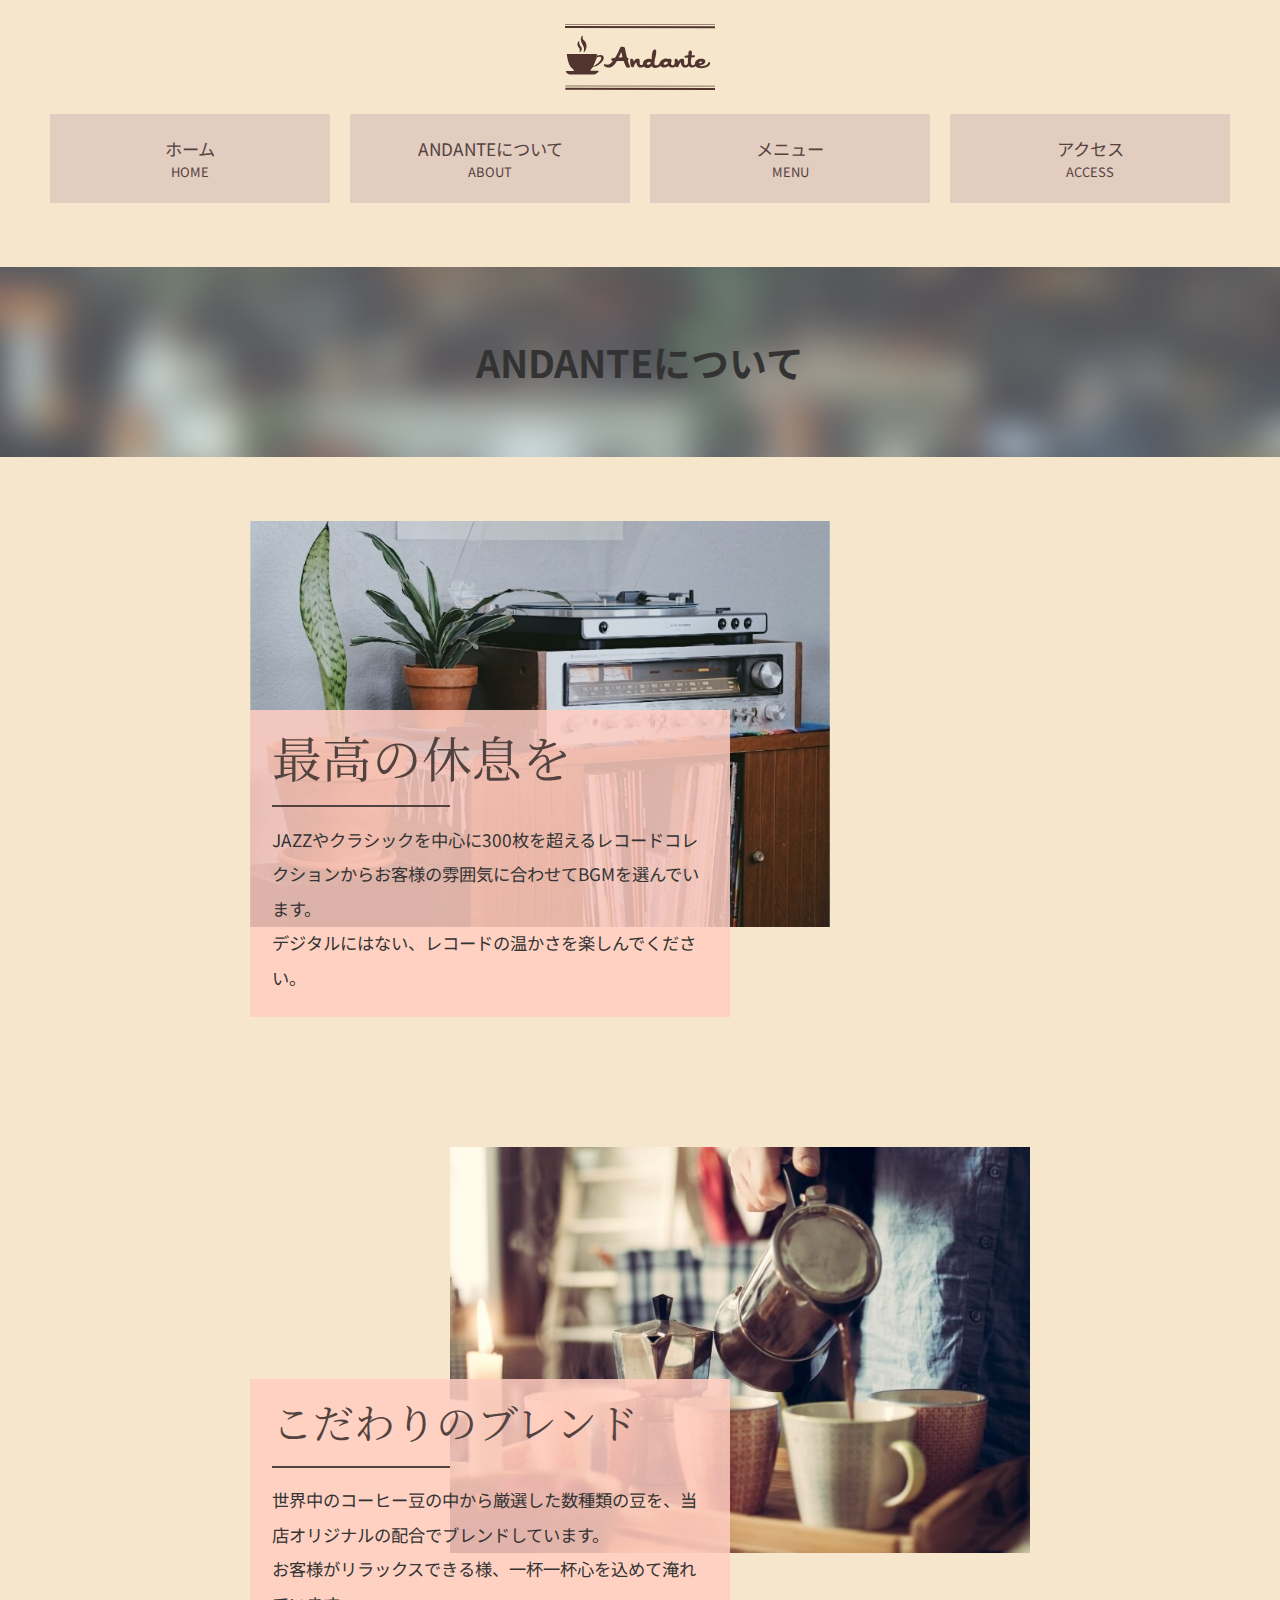
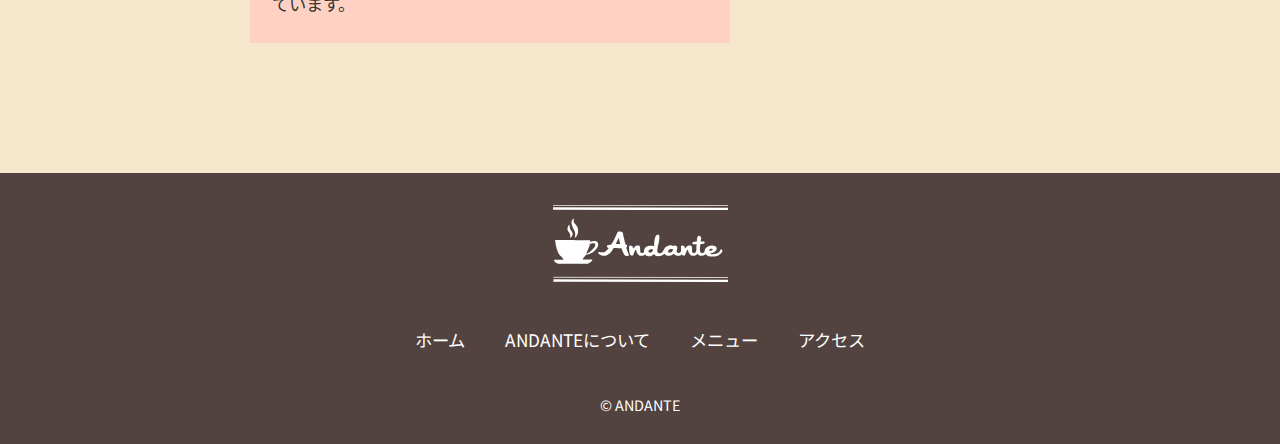
<file: about/index.html>
<!DOCTYPE html>
<html lang="en">

<head>
    <meta charset="UTF-8">
    <meta http-equiv="X-UA-Compatible" content="IE=edge">
    <meta name="viewport" content="width=device-width, initial-scale=1.0">
    <title>Andante</title>
    <link rel="preconnect" href="https://fonts.googleapis.com">
    <link rel="preconnect" href="https://fonts.gstatic.com" crossorigin>
    <link
        href="https://fonts.googleapis.com/css2?family=Noto+Sans+JP:wght@400;700&family=Noto+Serif+JP:wght@400;700&display=swap"
        rel="stylesheet">
    <link rel="stylesheet" href="../css/reset.css">
    <link rel="stylesheet" href="../slick/slick.css">
    <link rel="stylesheet" href="../slick/slick-theme.css">
    <link rel="stylesheet" href="../css/style.css">
</head>

<body class="under about">
    <header class="inner">
        <h1><a href="../"><img src="../img/logo_brown.svg" alt="Andante"></a></h1>
        <div class="menu_btn">
            <span></span>
            <span></span>
            <span></span>
        </div>
    </header>
    <nav class="inner">
        <p><img src="../img/logo_white.svg" alt="Andante"></p>
        <ul>
            <li><a href="../">ホーム<span>HOME</span></a></li>
            <li><a href="./">ANDANTEについて<span>ABOUT</span></a></li>
            <li><a href="../menu/">メニュー<span>MENU</span></a></li>
            <li><a href="../access/">アクセス<span>ACCESS</span></a></li>
        </ul>
    </nav>
    <div class="under_title">
        <h2>ANDANTEについて</h2>
    </div>
    <main>
        <section class="inner about_box relaxation">
            <div class="box_text">
                <h3 class="headding">最高の休息を</h3>
                <p class="text">JAZZやクラシックを中心に300枚を超えるレコードコレクションからお客様の雰囲気に合わせてBGMを選んでいます。<br>デジタルにはない、レコードの温かさを楽しんでください。
                </p>
            </div>
            <img src="../img/about_01.jpg" alt="レコードの写真">
        </section>
        <section class="inner about_box blend">
            <div class="box_text">
                <h3 class="headding">こだわりのブレンド</h3>
                <p class="text">世界中のコーヒー豆の中から厳選した数種類の豆を、当店オリジナルの配合でブレンドしています。<br>お客様がリラックスできる様、一杯一杯心を込めて淹れています。</p>
            </div>
            <img src="../img/about_02.jpg" alt="コーヒーの写真">
        </section>

    </main>
    <footer>
        <img class="footer_logo" src="../img/logo_white.svg" alt="ANDANTE">
        <ul class="footer_nav">
            <li><a href="../">ホーム</a></li>
            <li><a href="./">ANDANTEについて</a></li>
            <li><a href="../menu/">メニュー</a></li>
            <li><a href="../access/">アクセス</a></li>
        </ul>
        <small>&copy; ANDANTE</small>
    </footer>
    <script src="https://ajax.googleapis.com/ajax/libs/jquery/3.6.1/jquery.min.js"></script>
    <script src="../slick/slick.min.js"></script>
    <script src="../js/main.js"></script>
    <script src="../js/slider.js"></script>
</body>

</html>
</file>
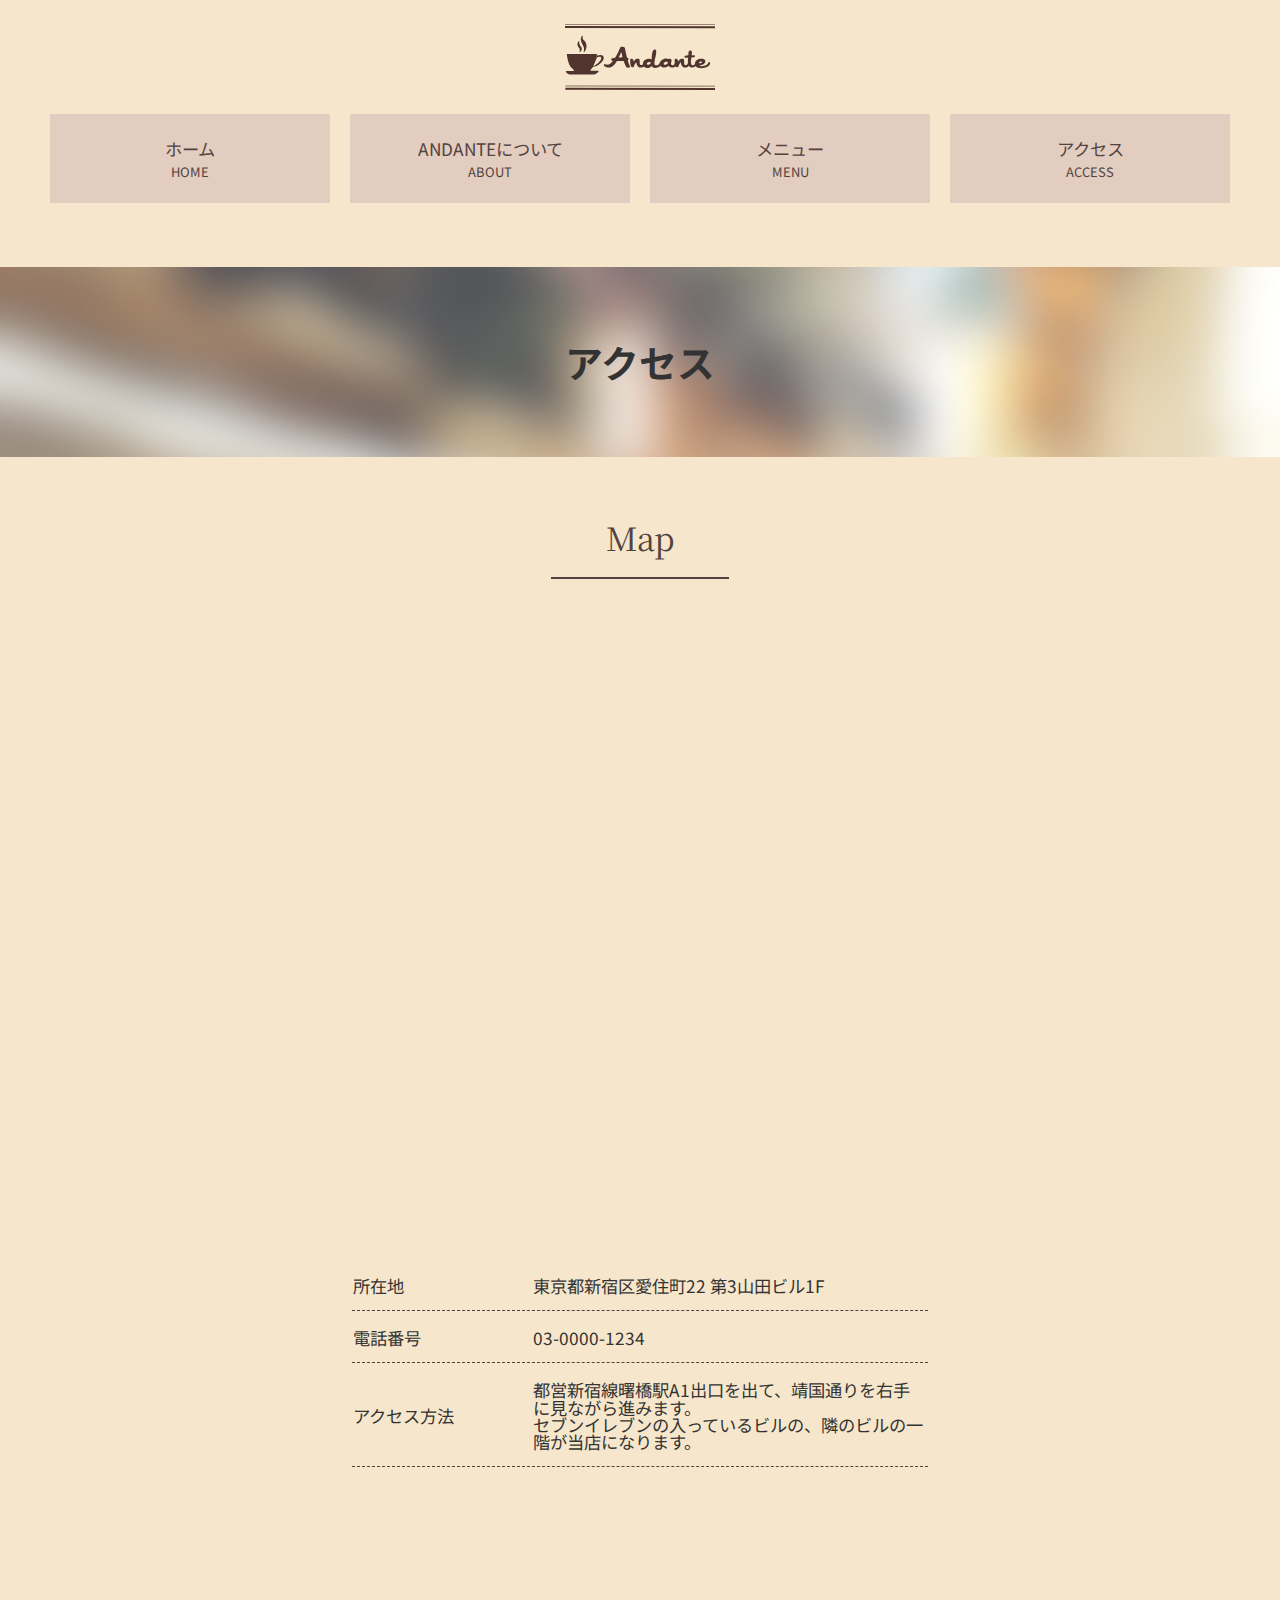
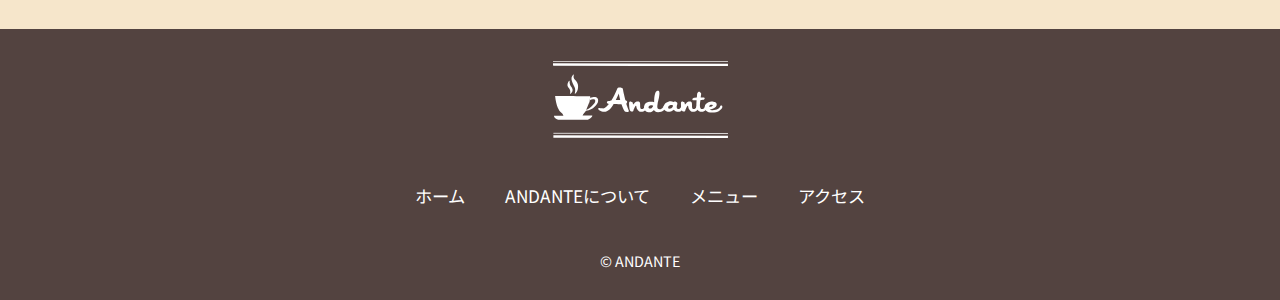
<file: access/index.html>
<!DOCTYPE html>
<html lang="en">

<head>
    <meta charset="UTF-8">
    <meta http-equiv="X-UA-Compatible" content="IE=edge">
    <meta name="viewport" content="width=device-width, initial-scale=1.0">
    <title>Andante</title>
    <link rel="preconnect" href="https://fonts.googleapis.com">
    <link rel="preconnect" href="https://fonts.gstatic.com" crossorigin>
    <link
        href="https://fonts.googleapis.com/css2?family=Noto+Sans+JP:wght@400;700&family=Noto+Serif+JP:wght@400;700&display=swap"
        rel="stylesheet">
    <link rel="stylesheet" href="../css/reset.css">
    <link rel="stylesheet" href="../slick/slick.css">
    <link rel="stylesheet" href="../slick/slick-theme.css">
    <link rel="stylesheet" href="../css/style.css">
</head>

<body class="under access">
    <header class="inner">
        <h1><a href="../"><img src="../img/logo_brown.svg" alt="Andante"></a></h1>
        <div class="menu_btn">
            <span></span>
            <span></span>
            <span></span>
        </div>
    </header>
    <nav class="inner">
        <p><img src="../img/logo_white.svg" alt="Andante"></p>
        <ul>
            <li><a href="../">ホーム<span>HOME</span></a></li>
            <li><a href="../about/">ANDANTEについて<span>ABOUT</span></a></li>
            <li><a href="../menu/">メニュー<span>MENU</span></a></li>
            <li><a href="./">アクセス<span>ACCESS</span></a></li>
        </ul>
    </nav>
    <div class="under_title">
        <h2>アクセス</h2>
    </div>
    <main>
        <section class="inner access_box">
            <h3 class="headding">Map</h3>
            <div class="map inner">
                <iframe
                    src="https://www.google.com/maps/embed?pb=!1m18!1m12!1m3!1d3240.3979049169193!2d139.71824891744384!3d35.69182469999999!2m3!1f0!2f0!3f0!3m2!1i1024!2i768!4f13.1!3m3!1m2!1s0x60188d5bce063c37%3A0xb548b9250334152f!2z44Kk44Oz44K_44O844OX44Op44OzSVTjgrnjgq_jg7zjg6s!5e0!3m2!1sja!2sjp!4v1698536816088!5m2!1sja!2sjp"
                    width="600" height="450" style="border:0;" allowfullscreen="" loading="lazy"
                    referrerpolicy="no-referrer-when-downgrade"></iframe>
            </div>
            <table>
                <tr>
                    <th>所在地</th>
                    <td>東京都新宿区愛住町22 第3山田ビル1F</td>
                </tr>
                <tr>
                    <th>電話番号</th>
                    <td>03-0000-1234</td>
                </tr>
                <tr>
                    <th>アクセス方法</th>
                    <td>都営新宿線曙橋駅A1出口を出て、靖国通りを右手に見ながら進みます。<br>
                        セブンイレブンの入っているビルの、隣のビルの一階が当店になります。</td>
                </tr>
            </table>
        </section>
    </main>
    <footer>
        <img class="footer_logo" src="../img/logo_white.svg" alt="ANDANTE">
        <ul class="footer_nav">
            <li><a href="../">ホーム</a></li>
            <li><a href="../about/">ANDANTEについて</a></li>
            <li><a href="../menu/">メニュー</a></li>
            <li><a href="./">アクセス</a></li>
        </ul>
        <small>&copy; ANDANTE</small>
    </footer>
    <script src="https://ajax.googleapis.com/ajax/libs/jquery/3.6.1/jquery.min.js"></script>
    <script src="../slick/slick.min.js"></script>
    <script src="../js/main.js"></script>
    <script src="../js/slider.js"></script>
</body>

</html>
</file>
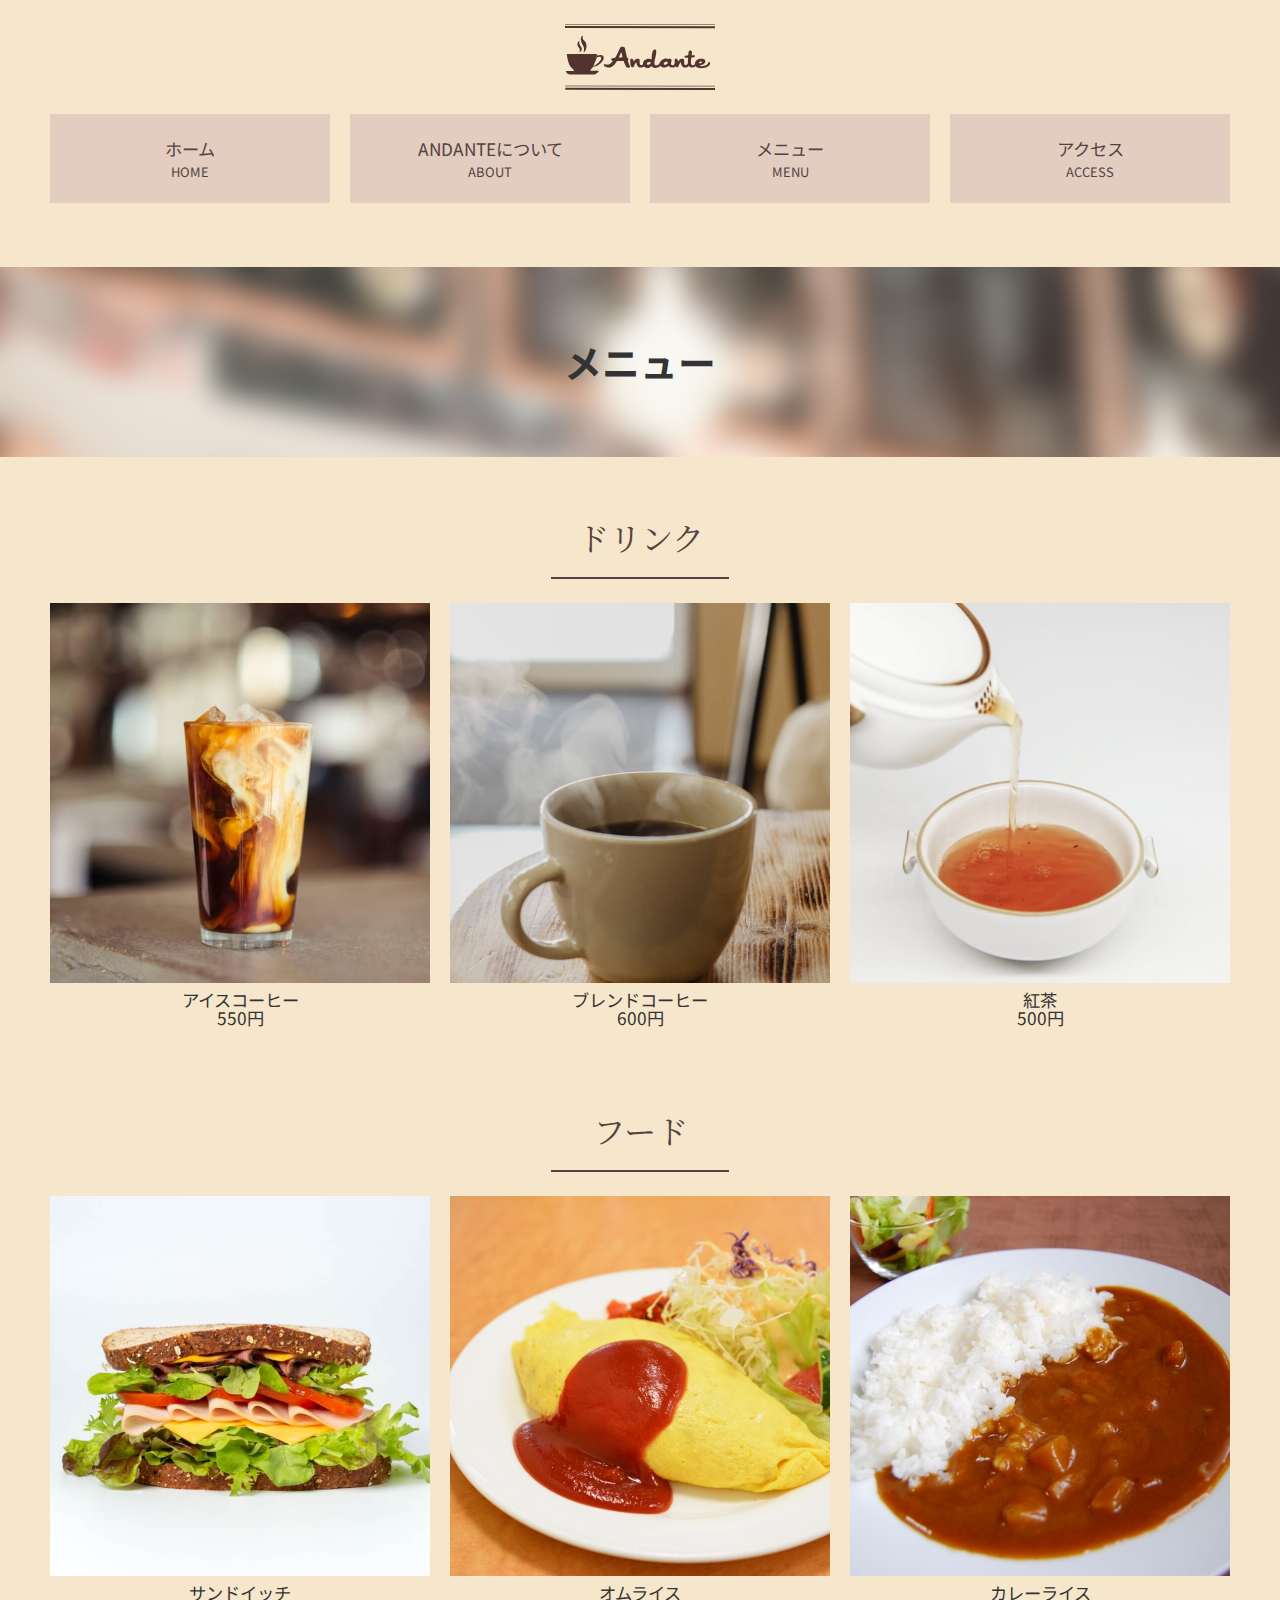
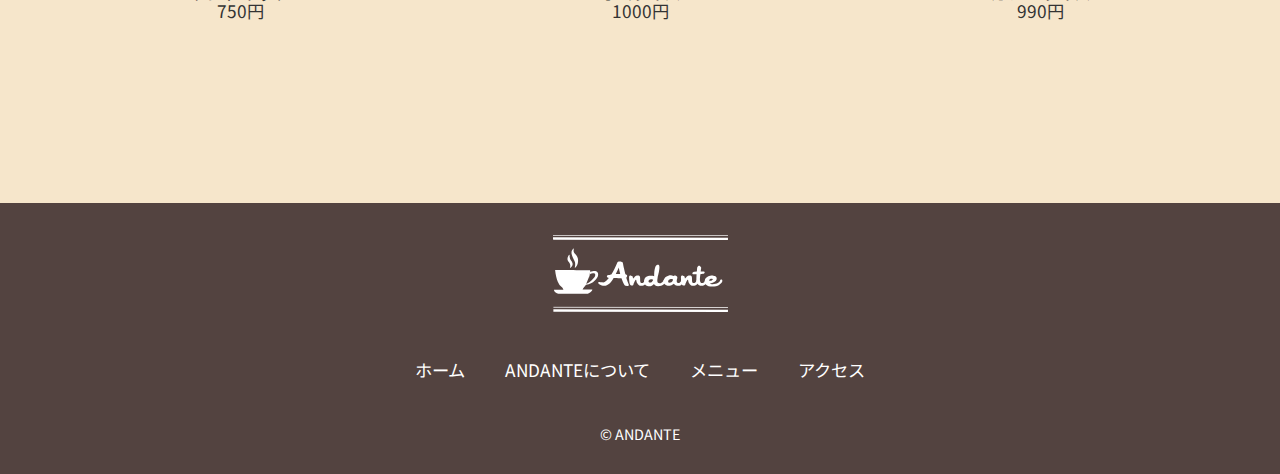
<file: menu/index.html>
<!DOCTYPE html>
<html lang="en">

<head>
    <meta charset="UTF-8">
    <meta http-equiv="X-UA-Compatible" content="IE=edge">
    <meta name="viewport" content="width=device-width, initial-scale=1.0">
    <title>Andante</title>
    <link rel="preconnect" href="https://fonts.googleapis.com">
    <link rel="preconnect" href="https://fonts.gstatic.com" crossorigin>
    <link
        href="https://fonts.googleapis.com/css2?family=Noto+Sans+JP:wght@400;700&family=Noto+Serif+JP:wght@400;700&display=swap"
        rel="stylesheet">
    <link rel="stylesheet" href="../css/reset.css">
    <link rel="stylesheet" href="../slick/slick.css">
    <link rel="stylesheet" href="../slick/slick-theme.css">
    <link rel="stylesheet" href="../css/style.css">
</head>

<body class="under menu">
    <header class="inner">
        <h1><a href="../"><img src="../img/logo_brown.svg" alt="Andante"></a></h1>
        <div class="menu_btn">
            <span></span>
            <span></span>
            <span></span>
        </div>
    </header>
    <nav class="inner">
        <p><img src="../img/logo_white.svg" alt="Andante"></p>
        <ul>
            <li><a href="../">ホーム<span>HOME</span></a></li>
            <li><a href="../about/">ANDANTEについて<span>ABOUT</span></a></li>
            <li><a href="./">メニュー<span>MENU</span></a></li>
            <li><a href="../access/">アクセス<span>ACCESS</span></a></li>
        </ul>
    </nav>
    <div class="under_title">
        <h2>メニュー</h2>
    </div>
    <main>
        <section class="inner menu_box drink">
            <h3 class="headding">ドリンク</h3>
            <div>
                <figure>
                    <img src="../img/menu_drink01.jpg" alt="アイスコーヒー">
                    <figcaption>アイスコーヒー<br><span>550円</span></figcaption>
                </figure>
                <figure>
                    <img src="../img/menu_drink02.jpg" alt="ブレンドコーヒー">
                    <figcaption>ブレンドコーヒー<br><span>600円</span></figcaption>
                </figure>
                <figure>
                    <img src="../img/menu_drink03.jpg" alt="紅茶">
                    <figcaption>紅茶<br><span>500円</span></figcaption>
                </figure>
            </div>
        </section>
        <section class="inner menu_box food">
            <h3 class="headding">フード</h3>
            <div>
                <figure>
                    <img src="../img/menu_food01.jpg" alt="サンドイッチ">
                    <figcaption>サンドイッチ<br><span>750円</span></figcaption>
                </figure>
                <figure>
                    <img src="../img/menu_food02.jpg" alt="オムライス">
                    <figcaption>オムライス<br><span>1000円</span></figcaption>
                </figure>
                <figure>
                    <img src="../img/menu_food03.jpg" alt="カレーライス">
                    <figcaption>カレーライス<br><span>990円</span></figcaption>
                </figure>
            </div>
        </section>

    </main>
    <footer>
        <img class="footer_logo" src="../img/logo_white.svg" alt="ANDANTE">
        <ul class="footer_nav">
            <li><a href="../">ホーム</a></li>
            <li><a href="../about/">ANDANTEについて</a></li>
            <li><a href="./">メニュー</a></li>
            <li><a href="../access/">アクセス</a></li>
        </ul>
        <small>&copy; ANDANTE</small>
    </footer>
    <script src="https://ajax.googleapis.com/ajax/libs/jquery/3.6.1/jquery.min.js"></script>
    <script src="../slick/slick.min.js"></script>
    <script src="../js/main.js"></script>
    <script src="../js/slider.js"></script>
</body>

</html>
</file>
<file: css/style.css>
@charset "UST-8";
/*
主たるブレイクポイント

sp ~600px
tab 601px ~ 1024px
pc 1025px~
*/

/*=================
全体の設定
=================*/
html {
    font-size: 67.5%;
}


body {
    background-color: #F6E6CB;
    font-size: 1.6rem;
    font-family: 'Noto Sans JP', sans-serif;
    line-height: 1;
    color: #333;
}

a {
    text-decoration: none;
}

a:hover {
    opacity: 0.5;
}

/*==================
汎用クラス
===================*/
.inner {
    padding-left: 5.6%;
    padding-right: 5.6%;
    max-width: 1180px;
    margin-left: auto;
    margin-right: auto;
}

.title {
    font-weight: normal;
    font-size: 3.4rem;
    font-family: 'Noto serif JP', serif;
    text-align: center;
    margin-bottom: 8px;
}

.sub_title {
    text-align: center;
    font-size: 1.2rem;
    margin-bottom: 32px;
}

.text {
    line-height: 2;
    margin-top: -0.5em;
}

.btn {
    display: block;
    max-width: 380px;
    line-height: 80px;
    color: #fff;
    text-align: center;
    background-color: #534340;
    margin-left: auto;
    margin-right: auto;
}

@media screen and (min-width:1025px) {
    .inner {
        padding-left: 0;
        padding-right: 0;
    }
}

/*=================
ヘッダー
===================*/
header {
    display: flex;
    align-items: center;
    justify-content: space-between;
    padding-top: 24px;
    padding-bottom: 24px;
}

header h1 {
    width: 150px;
}

header .menu_btn {
    width: 26px;
    height: 26px;
    z-index: 10;
}

header .menu_btn span {
    display: block;
    background-color: #333;
    height: 2px;
    transition: 0.3s;
}

.on header .menu_btn span {
    background-color: #fff;
}

header .menu_btn span:nth-child(2) {
    transform: translateY(10px);
}

header .menu_btn span:last-child {
    transform: translateY(20px);
}

.on header .menu_btn span:first-child {
    transform: translateY(12px) rotate(45deg);
}

.on header .menu_btn span:nth-child(2) {
    display: none;
}

.on header .menu_btn span:last-child {
    transform: translateY(10px) rotate(-45deg);
}



@media screen and (min-width:1025px) {
    header {
        justify-content: center;
    }

    header .menu_btn {
        display: none;
    }
}



/*=======================
キービジュアル
======================*/
.key.inner {
    padding-left: 0;
    padding-right: 0;
    margin-bottom: 64px;
}

.key ul {
    padding: 0;
    list-style: none;
}

/*======================
ナビ
======================*/
nav {
    background-color: rgba(83, 67, 64, 0.8);
    position: fixed;
    top: 0;
    width: 100%;
    height: 100vh;
    padding-top: 50px;
    opacity: 0;
    visibility: hidden;
    transition: 0.3s;
}

.on nav {
    opacity: 1;
    visibility: visible;
}

nav p {
    width: 50px;
    margin-left: auto;
    margin-right: auto;
    margin-bottom: 80px;
}

nav ul {
    list-style: none;
    padding: 0;
    border-top: 2px dashed #fff;
}

nav ul li {
    text-align: center;
    font-size: 3.5rem;
    line-height: 2;
    border-bottom: 2px dashed #fff;
}

nav ul li a {
    color: #fff;
    display: block;
}

nav ul li a span {
    display: none;
}

@media screen and (min-width:1025px) {
    nav {
        opacity: 1;
        visibility: visible;
        background-color: transparent;
        width: auto;
        height: auto;
        position: static;
        margin-top: 64px;
        margin-bottom: 128px;
        padding-top: 0;
    }

    nav p {
        display: none;
    }

    nav ul {
        border-top: none;
        display: flex;
        justify-content: space-between;
    }

    nav ul li {
        border-bottom: none;
        font-size: 1.6rem;
        width: 23.7288136%;
        line-height: 1.5;
    }

    nav ul li a {
        background-color: #e3cdc1;
        color: #534340;
        padding-top: 22px;
        padding-bottom: 22px;
    }

    nav ul li a span {
        display: block;
        font-size: 1.2rem;
    }
}

/*===================
ANDANTEについて
===================*/
.top_about {
    max-width: 600px;
    margin-bottom: 64px;
}

.top_about img {
    margin-bottom: 24px;
}

.top_about .text {
    margin-bottom: 24px;
}

@media screen and (min-width:1025px) {
    .top_about {
        margin-bottom: 128px;
        max-width: 1180px;
        padding-left: 8.4745627%;
        padding-right: 8.4745627%;
    }

    .top_about .top_about_content {
        display: flex;
        flex-direction: row-reverse;
        justify-content: space-between;
    }

    .top_about img {
        width: 48.9795918%;
        height: 100%;
    }

    .top_about .top_about_text {
        width: 48.9795918%;
    }
}

/*====================
メニュー
====================*/
.top_menu figure {
    margin-bottom: 24px;
}

.top_menu figure img {
    margin-bottom: 8px;
}

.top_menu figure figcaption {
    text-align: center;
}

.top_menu figure figcaption span {
    font-size: 1.2rem;
}

@media screen and (min-width:600px) {
    .top_menu div {
        display: flex;
        justify-content: space-between;
    }

    .top_menu div figure {
        flex-basis: 32.2033898%;
    }
}

/*======================
フッター
=======================*/
footer {
    background-color: #534340;
    margin-top: 160px;
    padding-top: 32px;
    padding-bottom: 32px;
}

footer .footer_logo {
    width: 175px;
    margin-left: auto;
    margin-right: auto;
    margin-bottom: 32px;
}

footer .footer_nav {
    list-style: none;
    padding: 0;
    max-width: 80%;
    margin-left: auto;
    margin-right: auto;
    margin-bottom: 32px;
    border-top: 1px dashed #fff;
}

footer .footer_nav li {
    border-bottom: 1px dashed #fff;
    line-height: 3;
}

footer .footer_nav a {
    color: #fff;
    display: block;
}

footer small {
    color: #fff;
    display: block;
    text-align: center;
}

@media screen and (min-width:600px) {
    footer .footer_nav {
        display: flex;
        border-top: none;
        width: auto;
        justify-content: center;
    }

    footer .footer_nav li {
        border-bottom: none;
    }

    footer .footer_nav li a {
        padding-left: 20px;
        padding-right: 20px;
    }
}

/*===============
下層ページ共通
===============*/
.under nav {
    margin-top: 0;
    margin-bottom: 64px;
}

.under_title {
    height: 190px;
    background-size: cover;
    background-position: center center;
    display: flex;
    justify-content: center;
    align-items: center;
    margin-bottom: 64px;
}

.under title h2 {
    background-color: rgba(255, 255, 255, 0.5);
    padding: 20px 30px;
    font-family: 'Noto Serif JP', serif;
    color: #534340;
    font-size: 8vw;
}

@media screen and (min-width:600px) {
    .under_title h2 {
        font-size: 3.5rem;
    }
}


.headding {
    font-size: 3rem;
    font-weight: normal;
    text-align: center;
    color: #534340;
    margin-bottom: 24px;
    font-family: 'Noto Serif JP', serif;
}

.headding::after {
    content: "";
    display: block;
    height: 2px;
    width: 178px;
    background-color: #534340;
    margin-left: auto;
    margin-right: auto;
    margin-top: 24px;
}

/*====================
About
====================*/
.about .under_title {
    background-image: url(../img/about_title.jpg);
}

.about .relaxation {
    margin-bottom: 64px;
}

.about .about_box .box_text {
    margin-bottom: 24px;
}

@media screen and (min-width:600px) {
    .about .about_box {
        display: flex;
        flex-direction: column-reverse;
    }

    .about .about_box .box_text {
        background-color: rgba(277, 205, 193, 0.85);
        padding: 2rem;
        width: 90%;
        margin-left: auto;
        margin-right: auto;
        margin-bottom: 0;
        margin-top: -50px;
    }

    /*=====min-width:600px=====*/
}

@media screen and (min-width:1025px) {

    .about .about_box {
        display: block;
        width: 780px;
        position: relative;
        margin-bottom: 220px;
    }

    .about .about_box .box_text {
        position: absolute;
        bottom: 0;
        width: 480px;
        transform: translateY(90px);
    }

    .about .relaxation .box_title {
        right: 0;
    }

    .about .about_box img {
        width: 580px;
    }

    .about .blend img {
        margin-left: auto;
    }

    .about .headding {
        text-align: left;
        font-size: 4.6rem;
    }

    .about .headding::after {
        margin-left: 0;
    }

    .about .blend .headding {
        font-size: 3.8rem;
    }

    /*=====min-width:1025px=====*/
}

/*======================
メニュー
=======================*/
.menu .under_title {
    background-image: url(../img/menu_title.jpg);
}

.menu .drink {
    margin-bottom: 64px;
}

.menu .menu_box figure {
    margin-bottom: 24px;
}

.menu .menu_box figure img {
    margin-bottom: 8px;
}

.menu .menu_box figure figcaption {
    text-align: center;
}

@media screen and (min-width:600px) {
    .menu .menu_box div {
        display: flex;
        justify-content: space-between;
    }

    .menu .menu_box div figure {
        flex-basis: 32.2033898%;
    }

    /*=====min-width:600px=====*/
}

/*====================
アクセス
=====================*/
.access .under_title {
    background-image: url(../img/access_title.jpg);
}

.access .map {
    margin-bottom: 64px;
}

.access .map iframe {
    width: 100%;
    height: auto;
    aspect-ratio: 4/3;
}

.access .access_box table th,
.access .access_box table td {
    display: block;
}

.access .access_box table th {
    text-align: left;
    font-weight: normal;
    border-bottom: 1px dashed #534340;
    padding-bottom: 8px;
    margin-bottom: 8px;
}

.access .acceess_box table td {
    margin-bottom: 24px;
    line-height: 1.5;
}

@media screen and (min-width:600px) {
    .access .map iframe {
        aspect-ratio: 2/1;
    }

    .access .access_box table {
        max-width: 580px;
        margin-left: auto;
        margin-right: auto;
    }

    .access .access_box table th,
    .access .access_box table td {
        display: table-cell;
        padding-top: 16px;
        padding-bottom: 16px;
    }

    .access .access_box table th {
        width: 31.0344828%;
    }

    .access .access_box table td {
        border-bottom: 1px dashed #534340;
    }

    /*=====min-width:600px=====*/
}
</file>
